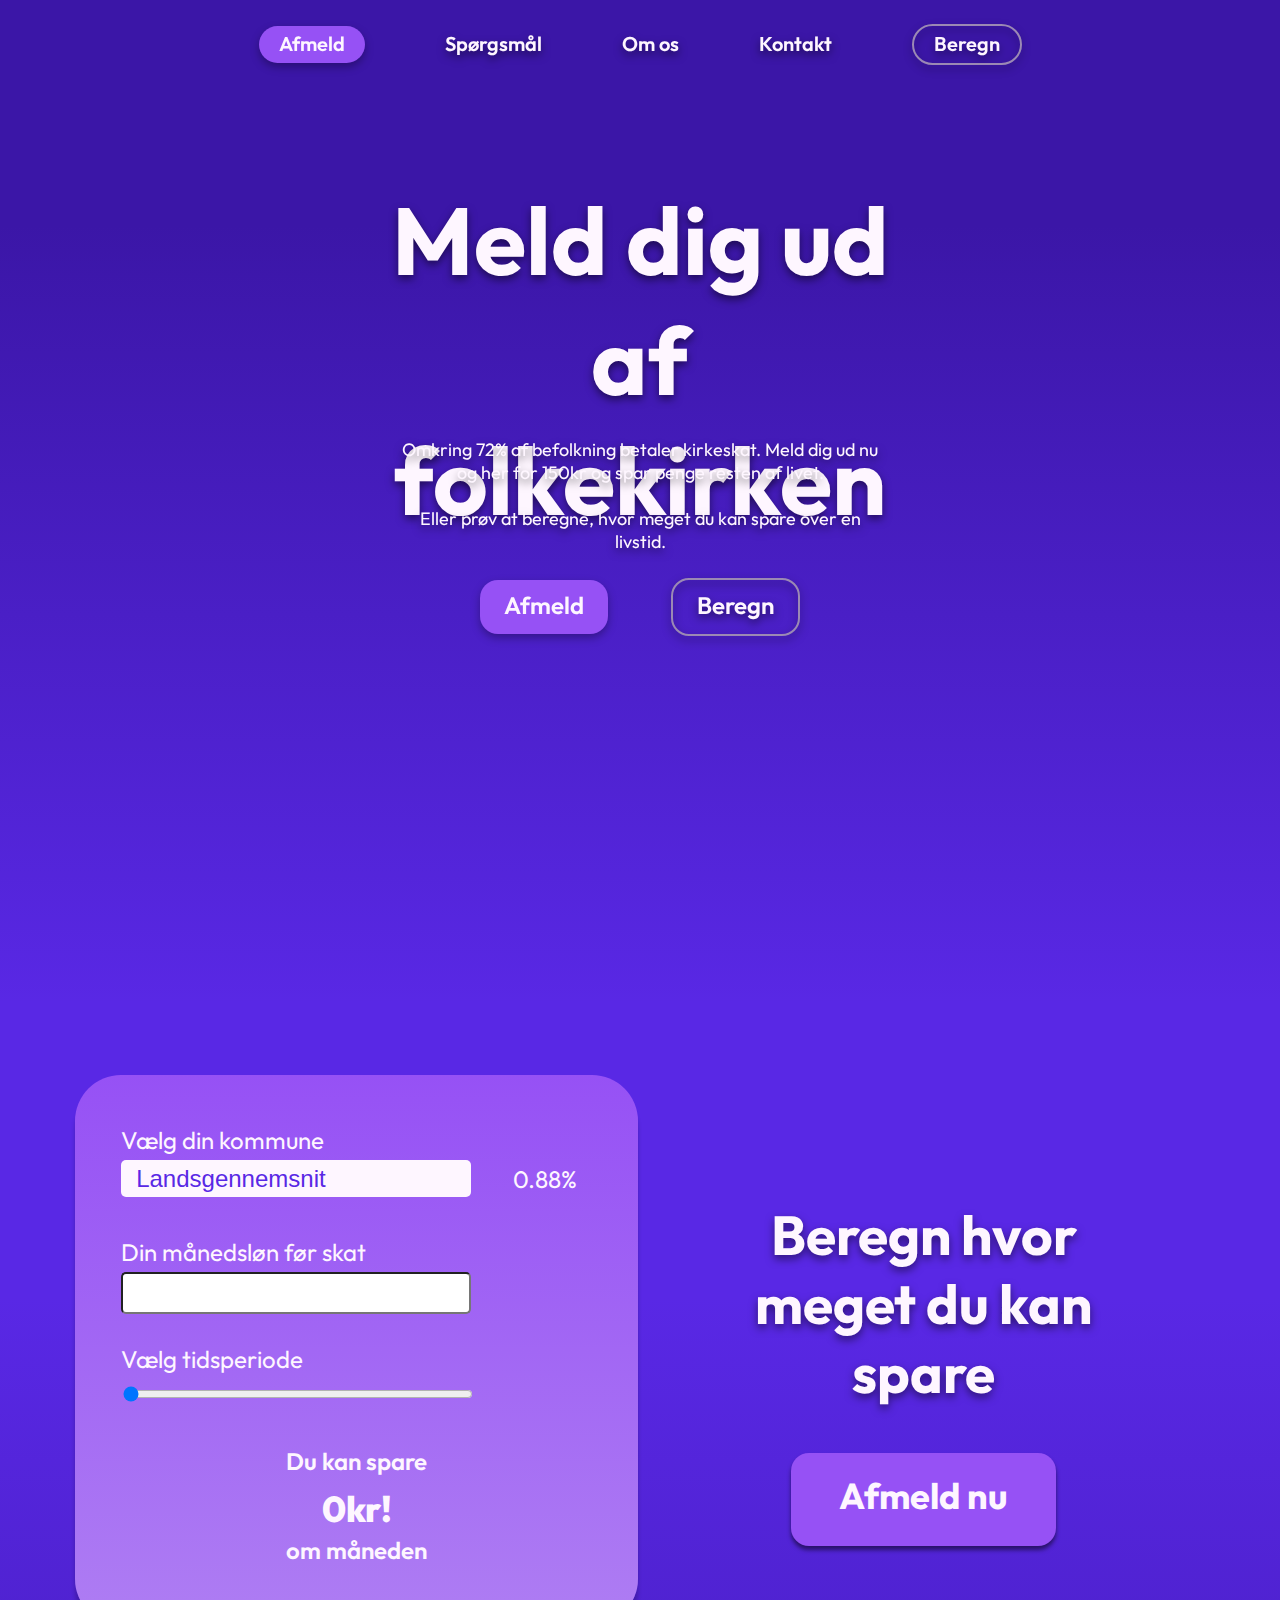
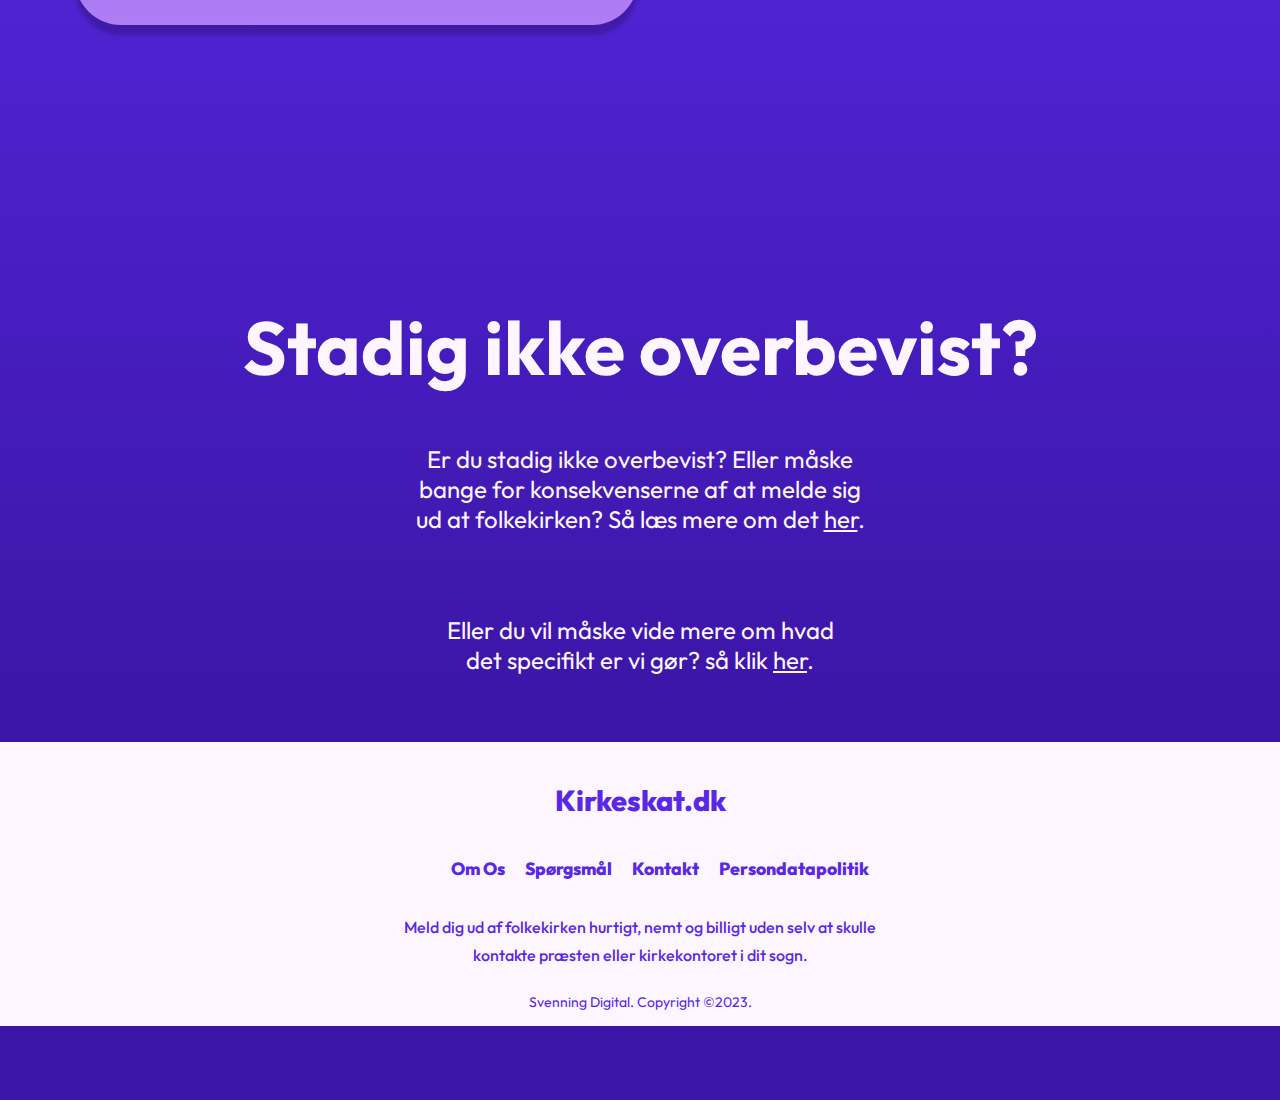
<file: index.html>
<!DOCTYPE html>
<html lang="en">
<head>
  <meta charset="UTF-8">
  <meta http-equiv="X-UA-Compatible" content="IE=edge">
  <meta name="viewport" content="width=device-width, initial-scale=1.0 user-scalable=0">
  <title>Kirkeskat</title>
  <link rel="preconnect" href="https://fonts.googleapis.com">
<link rel="preconnect" href="https://fonts.gstatic.com" crossorigin>
<link href="https://fonts.googleapis.com/css2?family=Outfit:wght@400;600;700&display=swap" rel="stylesheet">
<link rel="stylesheet" href="style.css">
</head>
<body onload="updateText(1)">
<header class="heroSide">
  <div class="wrapper">
    <nav>
      <ul>
        <li><a href="Afmeld.html" class="btn fill">Afmeld</a></li>
        <li><a href="Spørgsmål.html">Spørgsmål</a></li>
        <li><a href="OmOs.html">Om os</a></li>
        <li><a href="Kontakt.html">Kontakt</a></li>
        <li><a href="#idk-now" class="btn stroke">Beregn</a></li>
      </ul>
    </nav>
    <nav class="mobile-nav">
      <div class="mobileAfmeld"><a href="Afmeld.html" class="btn fill">Afmeld</a></div>
      <div class="menu-icon">
        <img src="Images/menu-icon.svg" alt="">
      </div>
    </nav>
    <div class="mobile-menu-container">
      <div class="close-icon"><img src="Images/close-icon.svg" alt=""></div>
      <ul>
        <li><a href="Afmeld.html" class="btn fill">Afmeld</a></li>
        <li><a href="Spørgsmål.html">Spørgsmål</a></li>
        <li><a href="OmOs.html">Om os</a></li>
        <li><a href="Kontakt.html">Kontakt</a></li>
        <li><a href="#idk-now" class="btn stroke">Beregn</a></li>
      </ul>
    </div>

    <div class="hero-section">
      <h1>Meld dig ud af <br>folkekirken</h1>

      <p>Omkring 72% af befolkning betaler kirkeskat. Meld dig ud nu og her for 150kr og spar penge resten af livet. <br><br>Eller prøv at beregne, hvor meget du kan spare over en livstid. </p>
      <div class="indexBtn">
        <a href="Afmeld.html" class="btn fill stor">Afmeld</a>
        <a href="#idk-now" class="btn stroke stor">Beregn</a>
      </div>
    </div>
  </div>
</header>
<!------------------------ End of header section -------------------------------------------------------------------------------->

<section class="beregnSide" id="idk-now">
  <div class="wrapper wrapperBeregn">
    <div class="left">
      <div class="beregner">
        <form class="beregnForm">
          <div class="kommunevalg">
            <label for="selectkommune">Vælg din kommune</label>
            <div class="din-kommune">
              <div class="selector">
                    <select class="kommuneBoks" id="selectkommune" onchange="updateSelectText(this.value)"><option value="0.88">Landsgennemsnit</option><option value="0.85">Albertslund</option><option value="0.58">Allerød</option><option value="0.99">Assens</option><option value="0.75">Ballerup</option><option value="0.89">Billund</option><option value="0.93">Bornholm</option><option value="0.8">Brøndby</option><option value="1.1">Brønderslev</option><option value="0.64">Dragør</option><option value="0.76">Egedal</option><option value="0.81">Esbjerg</option><option value="1.14">Fanø</option><option value="1.03">Favrskov</option><option value="1.08">Faxe</option><option value="0.66">Fredensborg</option><option value="0.88">Fredericia</option><option value="0.5">Frederiksberg</option><option value="1.03">Frederikshavn</option><option value="0.96">Frederikssund</option><option value="0.65">Furesø</option><option value="1.05">Faaborg-Midtfyn</option><option value="0.44">Gentofte</option><option value="0.75">Gladsaxe</option><option value="0.66">Glostrup</option><option value="0.73">Greve</option><option value="0.94">Gribskov</option><option value="1.17">Guldborgsund</option><option value="0.95">Haderslev</option><option value="0.85">Halsnæs</option><option value="1.08">Hedensted</option><option value="0.78">Helsingør</option><option value="0.77">Herlev</option><option value="0.99">Herning</option><option value="0.69">Hillerød</option><option value="1.19">Hjørring</option><option value="0.96">Holbæk</option><option value="1.08">Holstebro</option><option value="0.89">Horsens</option><option value="0.72">Hvidovre</option><option value="0.85">Høje-Taastrup</option><option value="0.59">Hørsholm</option><option value="1">Ikast-Brande</option><option value="0.9">Ishøj</option><option value="1.2">Jammerbugt</option><option value="1.01">Kalundborg</option><option value="1">Kerteminde</option><option value="0.94">Kolding</option><option value="0.8">København</option><option value="0.87">Køge</option><option value="1.16">Langeland</option><option value="1.06">Lejre</option><option value="1.27">Lemvig</option><option value="1.23">Lolland</option><option value="0.63">Lyngby-Taarbæk</option><option value="1.3">Læsø</option><option value="1.15">Mariagerfjord</option><option value="0.95">Middelfart</option><option value="1.2">Morsø</option><option value="1">Norddjurs</option><option value="1.04">Nordfyn</option><option value="1.15">Nyborg</option><option value="0.98">Næstved</option><option value="1">Odder</option><option value="0.68">Odense</option><option value="0.98">Odsherred</option><option value="0.89">Randers</option><option value="1.2">Rebild</option><option value="1.05">Ringkøbing-Skjern</option><option value="0.99">Ringsted</option><option value="0.84">Roskilde</option><option value="0.56">Rudersdal</option><option value="0.72">Rødovre</option><option value="1.5">Samsø</option><option value="0.95">Silkeborg</option><option value="0.86">Skanderborg</option><option value="1">Skive</option><option value="0.96">Slagelse</option><option value="0.9">Solrød</option><option value="0.95">Sorø</option><option value="1.1">Stevns</option><option value="1.2">Struer</option><option value="1.06">Svendborg</option><option value="1">Syddjurs</option><option value="0.93">Sønderborg</option><option value="1.28">Thisted</option><option value="1.2">Tønder</option><option value="0.61">Tårnby</option><option value="0.64">Vallensbæk</option><option value="1.02">Varde</option><option value="1.06">Vejen</option><option value="0.91">Vejle</option><option value="1.18">Vesthimmerland</option><option value="0.95">Viborg</option><option value="1.02">Vordingborg</option><option value="1.1">Ærø</option><option value="0.95">Aabenraa</option><option value="0.98">Aalborg</option><option value="0.79">Aarhus</option></select>
              </div>
              <div class="kommune-tal">
                <p id="komuneProcentdel"></p>
              </div>
            </div>
        </div>
          <div class="månedslønboks">
            <label for="salary">Din månedsløn før skat</label>
            <input type="number" id="salary" min="0" maxlength="12" max="1000000">
          </div>

          <div class="tidsperiode">
            <label for="sliderting">Vælg tidsperiode</label>
            <div class="slider">
              <p id="periodetal"></p>
              <input id="sliderting" type="range" min="1" max="3" value="1" onchange="updateText(this.value)">
            </div>
          </div>
          <div class="beloeb">
            <p>Du kan spare</p>
            <p id="beløb"></p>
            <p id="beløbord"></p>
          </div>
        </form>
      </div>
    </div>
    <div class="right">
      <h2></h2>
      <a href="#"> Afmeld nu</a>
    </div>
  </div>
</section>
  <!-- End of beregne section -->

  <section class="tvivl">
    <div class="wrappertvivl">
      <div class="tvivldiv">
        <h2>Stadig ikke overbevist?</h2>
        <p id="poverbevist1">Er du stadig ikke overbevist? Eller måske bange for konsekvenserne af at melde sig ud at folkekirken? Så læs mere om det <a href="Spørgsmål.html">her</a>.</p>
        <p id="poverbevist2">Eller du vil måske vide mere om hvad det specifikt er vi gør? så klik <a href="OmOs.html">her</a>.</p>
      </div>
    </div>
    <footer>
      <div class="footer-content">
        <a href="#">Kirkeskat.dk</a>
        
        <ul class="footer-list">
          <li><a href="OmOs.html">Om Os</a></li>
          <li><a href="Spørgsmål.html">Spørgsmål</a></li>
          <li><a href="Kontakt.html">Kontakt</a></li>
          <li><a href="Data.html">Persondatapolitik</a></li>
        </ul>
        <p>Meld dig ud af folkekirken hurtigt, nemt og billigt uden selv at skulle kontakte præsten eller kirkekontoret i dit sogn.</p>
      </div>
      <div class="footer-bottom">
        <p>Svenning Digital. Copyright &copy;2023.</p>
      </div>
    </footer>
  </section>
  <script src="Script.js"></script>

</body>

</html>
</file>
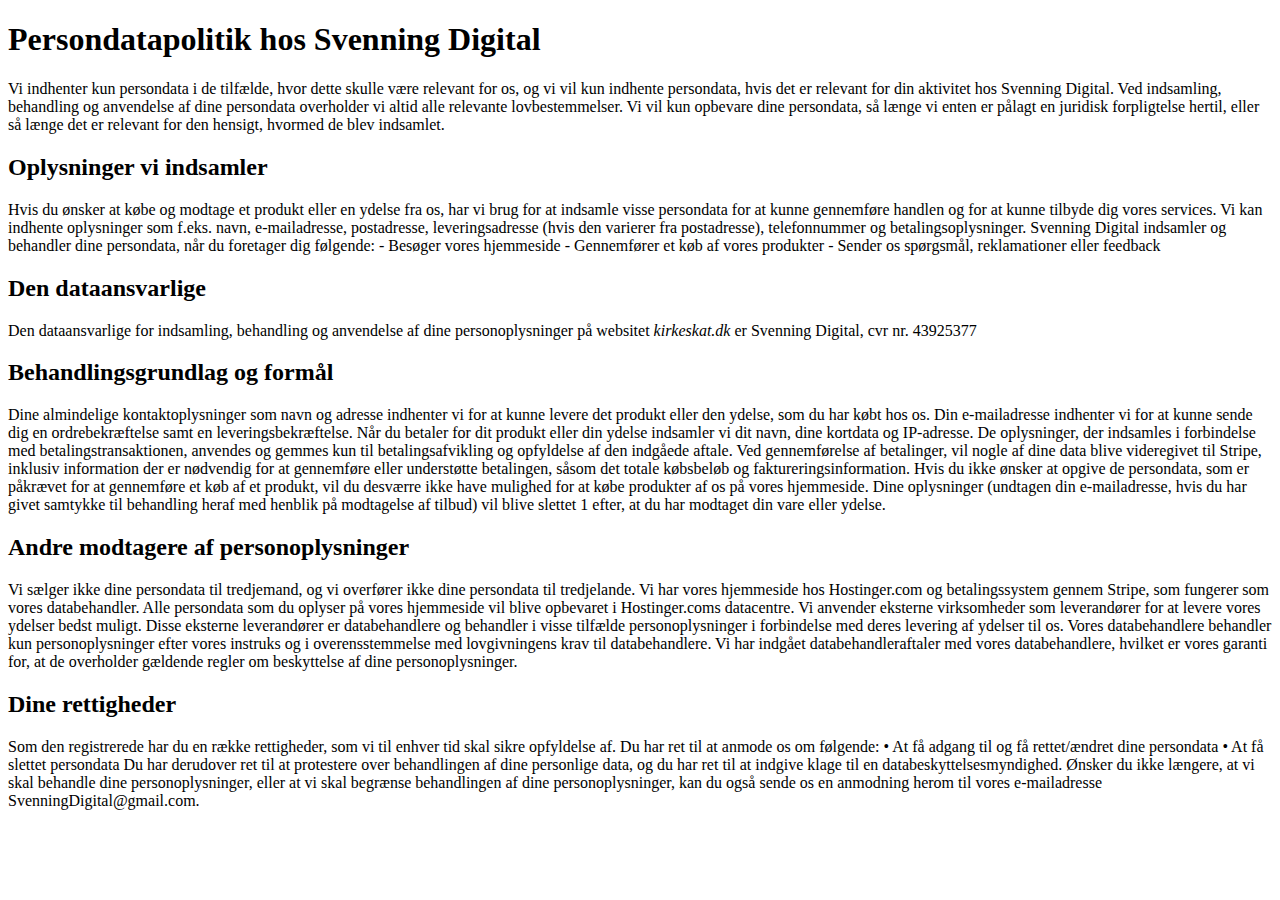
<file: Data.html>
<!DOCTYPE html>
<html lang="en">
<head>
    <meta charset="UTF-8">
    <meta http-equiv="X-UA-Compatible" content="IE=edge">
    <meta name="viewport" content="width=device-width, initial-scale=1.0">
    <title>Persondatapolitik</title>
</head>
<body>
<p>
    <h1>Persondatapolitik hos Svenning Digital</h1>
    Vi indhenter kun persondata i de tilfælde, hvor dette skulle være relevant for os, og vi vil kun indhente persondata, hvis det er relevant for din aktivitet hos Svenning Digital.

    Ved indsamling, behandling og anvendelse af dine persondata overholder vi altid alle relevante lovbestemmelser.

    Vi vil kun opbevare dine persondata, så længe vi enten er pålagt en juridisk forpligtelse hertil, eller så længe det er relevant for den hensigt, hvormed de blev indsamlet.


    <h2>Oplysninger vi indsamler</h2>
    Hvis du ønsker at købe og modtage et produkt eller en ydelse fra os, har vi brug for at indsamle visse persondata for at kunne gennemføre handlen og for at kunne tilbyde dig vores services.

    Vi kan indhente oplysninger som f.eks. navn, e-mailadresse, postadresse, leveringsadresse (hvis den varierer fra postadresse), telefonnummer og betalingsoplysninger.

    Svenning Digital indsamler og behandler dine persondata, når du foretager dig følgende: 

    - Besøger vores hjemmeside

    - Gennemfører et køb af vores produkter

    - Sender os spørgsmål, reklamationer eller feedback


    <h2>Den dataansvarlige</h2>
    Den dataansvarlige for indsamling, behandling og anvendelse af dine personoplysninger på websitet <em>kirkeskat.dk</em> er Svenning Digital, cvr nr. 43925377


    <h2>Behandlingsgrundlag og formål</h2>
    Dine almindelige kontaktoplysninger som navn og adresse indhenter vi for at kunne levere det produkt eller den ydelse, som du har købt hos os. Din e-mailadresse indhenter vi for at kunne sende dig en ordrebekræftelse samt en leveringsbekræftelse.

    Når du betaler for dit produkt eller din ydelse indsamler vi dit navn, dine kortdata og IP-adresse. De oplysninger, der indsamles i forbindelse med betalingstransaktionen, anvendes og gemmes kun til betalingsafvikling og opfyldelse af den indgåede aftale. Ved gennemførelse af betalinger, vil nogle af dine data blive videregivet til Stripe, inklusiv information der er nødvendig for at gennemføre eller understøtte betalingen, såsom det totale købsbeløb og faktureringsinformation.

    Hvis du ikke ønsker at opgive de persondata, som er påkrævet for at gennemføre et køb af et produkt, vil du desværre ikke have mulighed for at købe produkter af os på vores hjemmeside.

    Dine oplysninger (undtagen din e-mailadresse, hvis du har givet samtykke til behandling heraf med henblik på modtagelse af tilbud) vil blive slettet 1 efter, at du har modtaget din vare eller ydelse.


    <h2>Andre modtagere af personoplysninger</h2>
    Vi sælger ikke dine persondata til tredjemand, og vi overfører ikke dine persondata til tredjelande.

    Vi har vores hjemmeside hos Hostinger.com og betalingssystem gennem Stripe, som fungerer som vores databehandler. Alle persondata som du oplyser på vores hjemmeside vil blive opbevaret i Hostinger.coms datacentre.

    Vi anvender eksterne virksomheder som leverandører for at levere vores ydelser bedst muligt. Disse eksterne leverandører er databehandlere og behandler i visse tilfælde personoplysninger i forbindelse med deres levering af ydelser til os. Vores databehandlere behandler kun personoplysninger efter vores instruks og i overensstemmelse med lovgivningens krav til databehandlere.

    Vi har indgået databehandleraftaler med vores databehandlere, hvilket er vores garanti for, at de overholder gældende regler om beskyttelse af dine personoplysninger.


    <h2>Dine rettigheder</h2>
    Som den registrerede har du en række rettigheder, som vi til enhver tid skal sikre opfyldelse af. Du har ret til at anmode os om følgende:
    • At få adgang til og få rettet/ændret dine persondata
    • At få slettet persondata

    Du har derudover ret til at protestere over behandlingen af dine personlige data, og du har ret til at indgive klage til en databeskyttelsesmyndighed.

    Ønsker du ikke længere, at vi skal behandle dine personoplysninger, eller at vi skal begrænse behandlingen af dine personoplysninger, kan du også sende os en anmodning herom til vores e-mailadresse SvenningDigital@gmail.com.
</p>
</body>
</html>
</file>
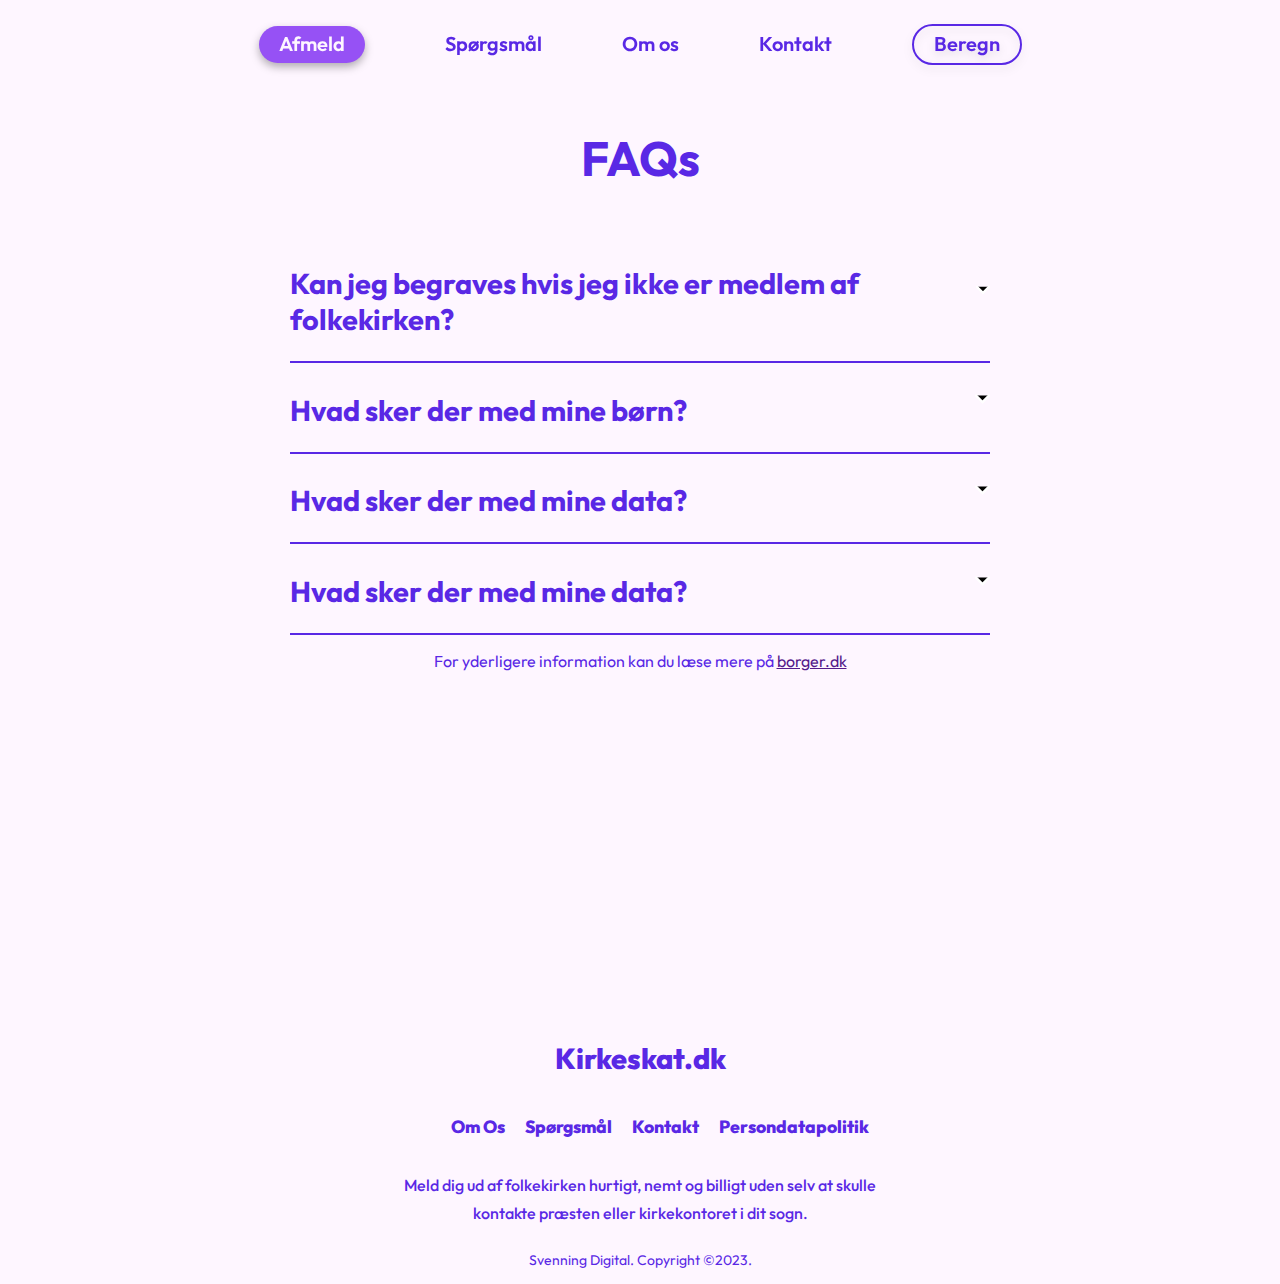
<file: Spørgsmål.html>
<!DOCTYPE html>
<html lang="en">
<head>
    <meta charset="UTF-8">
    <meta http-equiv="X-UA-Compatible" content="IE=edge">
    <meta name="viewport" content="width=device-width, initial-scale=1.0">
    <title>Spørgsmål</title>
    <link rel="preconnect" href="https://fonts.gstatic.com" crossorigin>
<link href="https://fonts.googleapis.com/css2?family=Outfit:wght@400;600;700&display=swap" rel="stylesheet">
<link rel="stylesheet" href="style.css">
</head class="SpørgsmålSide">
<body class="SpørgsmålSection">
    <nav class="navSpørgsmål">
        <ul>
          <li><a href="Afmeld.html" class="btn fill">Afmeld</a></li>
          <li><a class="friknap" href="Spørgsmål.html">Spørgsmål</a></li>
          <li><a class="friknap" href="OmOs.html">Om os</a></li>
          <li><a class="friknap" href="Kontakt.html">Kontakt</a></li>
          <li><a href="index.html#idk-now"  class="btn stroke" id="Spørgsmålknapberegn">Beregn</a></li>
        </ul>
      </nav>
      <nav class="mobile-nav">
        <div class="mobileAfmeld"><a href="Afmeld.html" class="btn fill">Afmeld</a></div>
        <div class="menu-icon" id="hvidBaggrund">
          <img src="Images/menu-icon.svg" alt="">
        </div>
      </nav>
      <div class="mobile-menu-container">
        <div class="close-icon"><img src="Images/close-icon.svg" alt=""></div>
        <ul>
          <li><a href="Afmeld.html" class="btn fill">Afmeld</a></li>
          <li><a href="Spørgsmål.html">Spørgsmål</a></li>
          <li><a href="OmOs.html">Om os</a></li>
          <li><a href="Kontakt.html">Kontakt</a></li>
          <li><a href="index.html#idk-now" class="btn stroke">Beregn</a></li>
        </ul>
      </div>
    <section class="FAQs">
        <h2 class="titular">FAQs</h2>
        <div class="wtfaq">
            <div class="spørgsmålene">
                <h3>Kan jeg begraves hvis jeg ikke er medlem af folkekirken?</h3>

                <svg width="15" height="10" viewBox="0 0 42 25">
                    <path d="M3 3L21 21L39 3" stroke="white" stroke-width="7" stroke-linecap="round"/> 
                </svg>
            </div>
            <div class="svar">
                <p>
                    Ja selvfølgelig kan du begraves, men måske ikke i den konventionelle forstand. Når du ikke er medlem af folkekirken er der tale om en <em>borgerlig ceremoni</em>. I en borgerlig begravelse kan man ikke bruge kirken som ramme for ceromonien, og man har ikke krav på en præsts tilsedeværelse, men man kan selvfølelig stadig begraves på en kirkegård. Du kan læse mere <a href="https://www.aeldresagen.dk/viden-og-raadgivning/hjaelp-og-stoette/den-sidste-tid/efter-doedsfald/begravelse-naar-du-ikke-er-medlem-af-folkekirken">her</a>.
                </p>
            </div>
        </div>
        <div class="wtfaq">
            <div class="spørgsmålene">
                <h3>Hvad sker der med mine børn?</h3>
                <svg width="15" height="10" viewBox="0 0 42 25">
                    <path d="M3 3L21 21L39 3" stroke="white" stroke-width="7" stroke-linecap="round"/> 
                </svg>
            </div>
            <div class="svar">
                <p>
                    Udmeldelse af folkekirken er en personlig sag. Det betyder at dine børn forbliver medlem af folkekirken, så de kan stadig blive døbt, konfirmeret, gift og kirkeligt begravet. Det eneste der er anderledes er, at de skal organisere en ikke-kirkelig begravelse.
                </p>
            </div>
        </div>
        <div class="wtfaq">
            <div class="spørgsmålene">
                <h3>Hvad sker der med mine data?</h3>
                <svg width="15" height="10" viewBox="0 0 42 25">
                    <path d="M3 3L21 21L39 3" stroke="white" stroke-width="7" stroke-linecap="round"/> 
                </svg>
            </div>
            <div class="svar">
                <p>
                    Her hos kirkenet.dk obbevarer vi ingen data. Alle dine oplysninger bliver kun sendt til kirkekontoret eller sognpræsten i dit sogn, så du kan sove trygt om natten vidende, at din data ikke bliver vidergivet til en 3. part. <br>Du kan læse yderligere på vores side <a href="Data.html">Persondatapolitik</a>.
                </p>
            </div>
        </div>
        <div class="wtfaq">
            <div class="spørgsmålene">
                <h3>Hvad sker der med mine data?</h3>
                <svg width="15" height="10" viewBox="0 0 42 25">
                    <path d="M3 3L21 21L39 3" stroke="white" stroke-width="7" stroke-linecap="round"/> 
                </svg>
            </div>
            <div class="svar">
                <p>
                    Her hos kirkenet.dk obbevarer vi ingen data. Alle dine oplysninger bliver kun sendt til kirkekontoret eller sognpræsten i dit sogn, så du kan sove trygt om natten vidende, at din data ikke bliver vidergivet til en 3. part. <br>Du kan læse yderligere på vores side <a href="Data.html">Persondatapolitik</a>.
                </p>
            </div>
        </div>
        <p>For yderligere information kan du læse mere på <a href="">borger.dk</a></p>
    </section>
    <footer>
        <div class="footer-content">
          <a href="#">Kirkeskat.dk</a>
          
          <ul class="footer-list">
            <li><a href="OmOs.html">Om Os</a></li>
            <li><a href="Spørgsmål.html">Spørgsmål</a></li>
            <li><a href="Kontakt.html">Kontakt</a></li>
            <li><a href="Data.html">Persondatapolitik</a></li>
          </ul>
          <p>Meld dig ud af folkekirken hurtigt, nemt og billigt uden selv at skulle kontakte præsten eller kirkekontoret i dit sogn.</p>
        </div>
        <div class="footer-bottom">
          <p>Svenning Digital. Copyright &copy;2023.</p>
        </div>
      </footer>
    <script src="Script.js"></script>
</body>
</html>
</file>
<file: style.css>
:root{
    --white-color: #FEF6FF;
    --grey-color: #9B89B4;
    --main-color: #5928E5;
    --dark-main-color: #3B16A7;
    --accent-color: #9651F5;
    --light-accent-color: #AE7DF3;

}

*,
*::after,
*::before {
    box-sizing: border-box;
}

body {
    margin: 0;
    font-family: "Outfit", sans-serif;
    /* background-color: var(--main-color); */
    background: linear-gradient(180deg, rgba(89, 40, 229, 0) 48.01%, #3B16A7 85.56%), linear-gradient(180deg, #3B16A7 8.33%, rgba(89, 40, 229, 0) 37.19%), #5928E5;
    color: var(--white-color);
    max-width: 100vw;
    overflow-x: hidden;
    -webkit-user-select: none;
    -webkit-touch-callout: none;
    -moz-user-select: none;
    -ms-user-select: none;
    user-select: none;
}

.heroSide {
    min-height: 100vh;
    width: 100%;
}

section {
    min-height: 100vh;
    width: 100%;
}

.wrapper {
    max-width: 1134px;
    margin: 0 auto;
    min-height: 100vh;
}

nav {
    position: fixed;
    margin: 15px auto;
    left: 0;
    right: 0;
    z-index: 100;
    width: fit-content;
    padding: 0;
    animation: fade .8s ease;
}
nav.mobile-nav, .mobile-menu-container{display: none;}
nav ul {
    display: flex;
    gap: 80px;
    list-style: none;
    padding: 0;
}
nav ul li a {
    padding: 0;
    font-weight: 600;
    font-size: 20px;
    color: var(--white-color);
    text-decoration: none;
    filter: drop-shadow(0px 4px 4px rgba(0, 0, 0, 0.5));
    transition: color 0.4s ease;
}
nav.scrolled ul li a {
    padding: 0;
    font-weight: 600;
    font-size: 20px;
    color: var(--white-color);
    text-decoration: none;
    filter: drop-shadow(0px 4px 4px rgba(0, 0, 0, 0.5));
    transition: color 0.4s ease;
    background-color: var(--main-color);
    border-radius: 5px;
    padding: 0 5px;
}
nav.scrolled .btn.stroke{
    background-color: #9B89B4;
}
nav ul li a:hover  {
    color: #e0e0e0;
}

.btn.fill {
    padding: 5px 20px 7px;
    background: var(--accent-color);
    filter: drop-shadow(0px 4px 4px rgba(0, 0, 0, 0.3));
    border-radius: 24px;
}

.btn.stroke {
    padding: 5px 20px 7px;

    border: 2px solid var(--grey-color);
    filter: drop-shadow(0px 4px 4px rgba(0, 0, 0, 0.4));
    border-radius: 24px;
}

/* Hero section */
.hero-section {
    display: flex;
    flex-direction: column;
    margin: auto;
    height: fit-content;
    width: fit-content;
    align-items: center;
    padding-top: 180px;
}

.hero-section h1 {
    width: 612px;
    height: 240px;
    margin: auto 10px;
    font-weight: 700;
    font-size: 95px;
    line-height: 120px;
    text-align: center;
    
    filter: drop-shadow(0px 4px 4px rgba(0, 0, 0, 0.5));
    animation: fade 1.3s ease;
}

.hero-section p {
    width: 485px;
    height: 92px;
    margin-bottom: 60px;

    font-weight: 400;
    font-size: 18px;
    line-height: 23px;
    text-align: center;

    filter: drop-shadow(0px 4px 4px rgba(0, 0, 0, 0.5));
    animation: fade 1.3s ease;
}

.hero-section a {
    font-weight: 600;
    font-size: 24px;
    line-height: 30px;
    text-decoration: none;

    color: var(--white-color);
}
.indexBtn{
    margin: auto;
    animation: fade 1.3s ease;
}
.btn.fill.stor {
    padding: 10px 24px 14px;
    border-radius: 18px;
    margin-right: 60px;

    filter: drop-shadow(0px 4px 4px rgba(0, 0, 0, 0.3));
}

.btn.stroke.stor{
    padding: 10px 24px 14px;
    border-radius: 18px;

    filter: drop-shadow(0px 4px 4px rgba(0, 0, 0, 0.5));
}
.wrapperBeregn{
    display: flex;
}
.left{
    display: flex;
    justify-content: center;
    align-items: center;
    width: 50%;
    height: 100vh;
}
.right{
    display: flex;
    flex-direction: column;
    width: 50%;
    height: 100vh;
    align-items: center;
    justify-content: center;
}
.beregner {
    width: 563px;
    height: 550px;
    display: flex;
    justify-content: center;
    align-items: center;

    background: linear-gradient(180deg, #9651F5 0%, #AE7DF3 100%, #AE7DF3 100%);
    box-shadow: 0px 10px 4px rgba(0, 0, 0, 0.2);
    border-radius: 46px;
}
.kommunevalg{
    width: 90%;
    margin: 0 auto 30px;
}
.kommunevalg label{
    font-size: 24px;
}

.din-kommune{
    display: flex;
    font-size: 24px;
    justify-content: space-between;
    align-items: center;
    margin: 5px auto 10px;
}
.kommune-tal{padding-right: 15px;}
.kommune-tal p{padding: 0; margin: 0;}
.selector select{
    -ms-progress-appearance: none;
    -moz-appearance: none;
    -webkit-appearance: none;
    appearance: none;
    border: none;
    padding: 5px 30px 5px 15px;
    margin-top: 0;
    width: 350px;
    color: var(--main-color);
    background-color: var(--white-color);
    font-size: 24px;
    border-radius: 5px;
}
.selector select:focus{
    border: var(--main-color);
}
.selector select::-ms-expand{
    display: none;
}
.månedslønboks{
    width: 90%;
    margin: 0 auto 30px;
}
.månedslønboks label{font-size: 24px;}
.månedslønboks input{
    width: 350px;
    padding: 5px 10px 5px 15px;
    font-size: 24px;
    border-radius: 5px;
    color: var(--main-color);
    margin-top: 5px;
}
.tidsperiode{
    width: 90%;
    margin: 0 auto 30px;
    display: flex;
    flex-direction: column;
}
.tidsperiode label{font-size: 24px;}
.slider input{
    width: 350px;
}
#periodetal{font-size: 16px; margin: 10px 0 5px;}
.beloeb{
    display: flex;
    flex-direction: column;
    align-items: center;
    padding-top: 10px;
}
.beloeb p{
    font-size: 24px;
    font-weight: 600;
    margin: 0;
}
#beløb{
    font-size: 36px;
    font-weight: 800;
    margin-top: 10px;
    margin-bottom: 4px;
}
.beregnForm{
    display: flex;
    flex-direction: column;
    height: 100%;
    width: 100%;
    padding: 50px 20px 0;
}
.right a {
    padding: 20px 48px 28px;
    width: 265px;
    height: 93px;

    background: #9651F5;
    box-shadow: 0px 4px 4px rgba(0, 0, 0, 0.5);
    border-radius: 18px;

    font-weight: 700;
    font-size: 36px;
    line-height: 45px;
    text-decoration: none;

    color: var(--white-color);
}

.right h2 {
    width: 471px;
    height: 207px;

    font-weight: 700;
    font-size: 55px;
    line-height: 69px;
    text-align: center;

    filter: drop-shadow(0px 4px 4px rgba(0, 0, 0, 0.5));
}
input[type="range"]::-moz-range-thumb,
input[type="range"]::-webkit-slider-thumb {
  background-color: transparent;
  border: none;
  outline: none;
}
.tvivldiv {
    display: flex;
    justify-content: center;
    align-items: center;
    flex-direction: column;
}

.tvivldiv h2 {
    margin: 100px 0 25px 0;
    font-weight: 700;
    font-size: 75px;
    text-align: center;
}

.tvivldiv a {
    color: var(--white-color);
}

#poverbevist1 {
    width: 466px;
    height: 123px;

    font-weight: 400;
    font-size: 24px;
    line-height: 30px;
    text-align: center;
}

#poverbevist2 {
    width: 407px;
    height: 103px;

    font-style: normal;
    font-weight: 400;
    font-size: 24px;
    line-height: 30px;
    text-align: center;
}
.tvivl{
    min-height: 100vh;
}
.wrappertvivl{height: fit-content;}
footer {
    height: auto;
    width: 100vw;
    background: #FEF6FF;
    color: var(--main-color);
    padding: 50px 0 1px;
}

.footer-content {
    display: flex;
    align-items: center;
    justify-content: center;
    flex-direction: column;
    text-align: center;
}
.footer-content a {
    text-decoration: none;
    color: var(--main-color);
    font-size: 1.8rem;
    font-weight: 800;
    line-height: 1rem;
    margin-bottom: 35px;
}

.footer-content p {
    max-width: 500px;
    margin: 10px auto;
    line-height: 28px;
    font-size: 16px;
    font-weight: 500;
}
.footer-list {
    list-style: none;
    display: flex;
    align-items: center;
    justify-content: center;
    margin: 1rem 0 1.5rem 0;
}
.footer-list li {
    margin: 0 10px;
}
.footer-list a {
    text-decoration: none;
    color: var(--main-color);
    font-size: 1.1rem;
    transition: color 0.4s ease;
}

.footer-list a:hover  {
    color: var(--accent-color);
}

.footer-bottom {
    width: 100vw;
    text-align: center;
    font-size: 14px;
}







/*--------------------------------- Spørgsmål ---------------------------------------------------------------------------------*/

.SpørgsmålSide {
    margin: 0;
    padding: 0;
    box-sizing: border-box;
}

.SpørgsmålSection {
    background: var(--white-color);
    color: var(--main-color);
}

.friknap {
    color: #5928E5;
    filter: drop-shadow(0px 4px 4px rgba(0, 0, 0, 0));
}
.navSpørgsmål.scrolled .friknap {
    padding: 0;
    font-weight: 600;
    font-size: 20px;
    color: var(--main-color);
    text-decoration: none;
    filter: drop-shadow(0px 4px 4px rgba(0, 0, 0, 0.3));
    transition: color 0.4s ease;
    background-color: var(--white-color);
    border-radius: 5px;
    padding: 0 5px;
}
#Spørgsmålknapberegn {
    color: var(--main-color);
    border: 2px solid var(--main-color);
    filter: drop-shadow(0px 4px 4px rgba(0, 0, 0, 0.1));
}
nav.scrolled #Spørgsmålknapberegn{
    color: var(--white-color);
    background-color: var(--main-color);
    filter: drop-shadow(0px 4px 4px rgba(0, 0, 0, 0.3));
}
.FAQs {
    min-height: 100vh;
    width: 80%;
    margin: 0 auto 100px;
    display: flex;
    flex-direction: column;
    align-items: center;
}

.titular {
    font-size: 3rem;
    margin: 8rem 0rem 3rem;
}

.wtfaq {
    max-width: 700px;
    padding-bottom: 1rem;
    border-bottom: 2px solid; 
    cursor: pointer;
}

.spørgsmålene {
    display: flex;
    justify-content: space-between;
    align-items: center;
}

.spørgsmålene h3 {
    font-size: 1.8rem;
    margin-bottom: 0.5rem;
}

.svar {
    max-height: 0;
    overflow: hidden;
    transition: max-height 0.8s ease;
}

.svar p {
    padding-top: 0;
    line-height: 1.6;
    font-size: 1.4rem;
    margin-bottom: 0.7rem;
}

.wtfaq.active .svar {
    max-height: 300px;
    animation: fade1 0.6s ease-in-out;
}

.wtfaq.active svg {
    transform: rotate(180deg);
}

.wtfaq svg {
    transition: transform 0.3s ease-in ;
}

@keyframes fade {
    from {
        opacity: 0;
        transform: translateY(-50px);
    }

    to {
        opacity: 1;
        transform: translateY(0px);
    }
}
@keyframes fade1 {
    from {
        opacity: 0;
        transform: translateY(-10px);
    }

    to {
        opacity: 1;
        transform: translateY(0px);
    }
}

/* ------------------------------ Afmeld side --------------------------------------------------------------------------------------------------------- */

@media(max-width: 1112px) {
    .wrapper{
        max-width: 900px;
    }
}
@media(min-width:801px){.right h2::before{content: "Beregn hvor meget du kan spare";}}
@media(max-width: 800px){
    nav{display: none;}
    nav.mobile-nav{
        display: flex;
        justify-content: space-between;
        min-width: 85%;
        margin: 30px auto 0;   
    }
    .mobileAfmeld{height:100%; margin: auto 0;}.menu-icon{margin: auto 0;}
    .menu-icon img{filter: invert(92%) sepia(11%) saturate(797%) hue-rotate(261deg) brightness(111%) contrast(103%);}
    #hvidBaggrund img{filter: invert(18%) sepia(54%) saturate(5862%) hue-rotate(254deg) brightness(88%) contrast(106%);}
    nav.mobile-nav a{
        font-weight: 600;
        font-size: 28px;
        color: var(--white-color);
        text-decoration: none;
        padding: 10px 20px 14px;
        background: var(--accent-color);
    }
    .mobile-menu-container{
        position: fixed;
        height: 100vh;
        width: 100%;
        top: 0;
        left: 100%;
        background-color: #180553;
        display: flex;
        justify-content: center;
        align-items: center;
        z-index: 200;
        transition: all 400ms ease ;
    }
    .mobile-menu-container.active{left: 0;}
    .mobile-menu-container .close-icon{
        position: fixed;
        top: 32px;
        right: 50px;
        filter: invert(92%) sepia(11%) saturate(797%) hue-rotate(261deg) brightness(111%) contrast(103%);
        opacity: 0;
        pointer-events: none;
        transition: 400ms ease;
    }
    .mobile-menu-container.active .close-icon{
        opacity: 1;
        pointer-events: auto;
    }
    .mobile-menu-container ul{
        padding: 0;
        list-style: none;
    }
    .mobile-menu-container ul li{
        margin: 80px 0;
        text-align: center;
    }
    .mobile-menu-container ul li a{
        color: var(--white-color);
        text-decoration: none;
        font-size: 36px;
        font-weight: 600;
    }
    .hero-section h1{
        width: 600px;
        height: 171px;
        font-size: 80px;
        line-height: 90px;
        margin-bottom: 30px;
    }
    .hero-section p{
        font-weight: 500;
        font-size: 24px;
        line-height: 30px;
        margin-bottom: 160px;
    }
    .indexBtn{
        display: flex;
        flex-direction: column;
    }
    .hero-section a{
        font-weight: 700;
        font-size: 36px;
        line-height: 45px;
    }
    .btn.fill.stor{
        padding: 20px 48px 28px;
        margin:0 auto 60px;
        border-radius: 25px;
        filter: drop-shadow(0px 4px 4px rgba(0, 0, 0, 0.3));
    }
    .btn.stroke.stor{
        padding: 20px 48px 28px;
        border: 4px solid var(--grey-color);
        border-radius: 25px;
        margin: auto;
        filter: drop-shadow(0px 4px 4px rgba(0, 0, 0, 0.5));
    }
    .wrapperBeregn{
        display: flex;
        flex-direction: column;
    }
    .right{
        width: 100%;
        height: 50%;
    }
    .left{
        padding-top: 10px;
        width: 100%;
        height: 50%;
    }
    .right h2{text-align: center; width: 350px;}
    .right h2::before{
        content: "Afmeld nu og spar penge næste måned";
    }
    .tvivldiv{
        margin-bottom: 190px;
    }
    .afmeldcontainer{
        margin-top: 30px;
    }
}
@media(max-width:600px){
    .wrapper{
        width: 500px;
    }
    .hero-section{
        padding-top: 130px;
    }
    .hero-section h1{
        font-size: 60px;
        line-height: 70px;
        width: 350px;
        height: 171px;
        text-align: center;
        margin: 0 auto 40PX;
    }
    .hero-section p {
        width: 400px;
        height: fit-content;
        margin-bottom: 50px;
    
        font-weight: 400;
        font-size: 24px;
        line-height: 30px;
        text-align: center;
    
        filter: drop-shadow(0px 4px 4px rgba(0, 0, 0, 0.5));
        animation: fade 1.3s ease;
    }
    .btn.fill.stor{margin:0 auto 50px;}
    
    .beregner {
        width: 450px;
    }
    .selector select{
        width: 280px;
        padding: 5px 17px 5px 15px;
    }
    .kommune-tal{padding-right: 5px;}
    #poverbevist1{
        width: 350px;
        height: fit-content;
        margin: 45px 0 60px;
    }
    #poverbevist2{
        width: 350px;
    }
    .afmeldcontainer{
        margin-top: 100px;
    }
    .beregnSide{padding-top: 80px;}
    .mobile-menu-container{height: 100%;}
}
@media(max-width: 480px){
    .wrapper{
        width: 390px;
    }
    .hero-section{
        padding-top: 130px;
    }
    .hero-section h1{
        font-size: 60px;
        line-height: 70px;
        width: 350px;
        height: 171px;
        text-align: center;
        margin: 0 auto 40PX;
    }
    .hero-section p {
        width: 350px;
        height: fit-content;
        margin-bottom: 50px;
    
        font-weight: 400;
        font-size: 24px;
        line-height: 30px;
        text-align: center;
    
        filter: drop-shadow(0px 4px 4px rgba(0, 0, 0, 0.5));
        animation: fade 1.3s ease;
    }
    .btn.fill.stor{margin:0 auto 50px;}
    .beregner {
        width: 390px;
    }
    .selector select{
        width: 180px;
    }
    .kommune-tal{padding-right: 5px;}
    #poverbevist1{
        width: 350px;
        height: fit-content;
        margin: 45px 0 60px;
    }
    #poverbevist2{
        width: 350px;
        margin-bottom: 0;
    }
    .afmeldcontainer{
        margin-top: 100px;
    }
    .tvivldiv h2{
        width: 390px;
        font-size: 60px;
        margin-top: 0;
    }
    .footer-list{
        flex-direction: column;
        justify-content: center;
        align-items: center;
        padding: 0;
        margin-bottom: 5px;
    }
    .footer-list li{
        margin-bottom: 10px;
    }
    .footer-content{margin-top: 0;}
    .footer-content a {
        margin-bottom: 10px;
    }
    .footer-content p{width: 90%;}
    .månedslønboks input{
        width: 100%;
    }
    .slider input{
        width: 100%;
    }
    .tvivl{padding-top: 80px;}
    .mobile-menu-container{height: 100%;}
}
</file>
